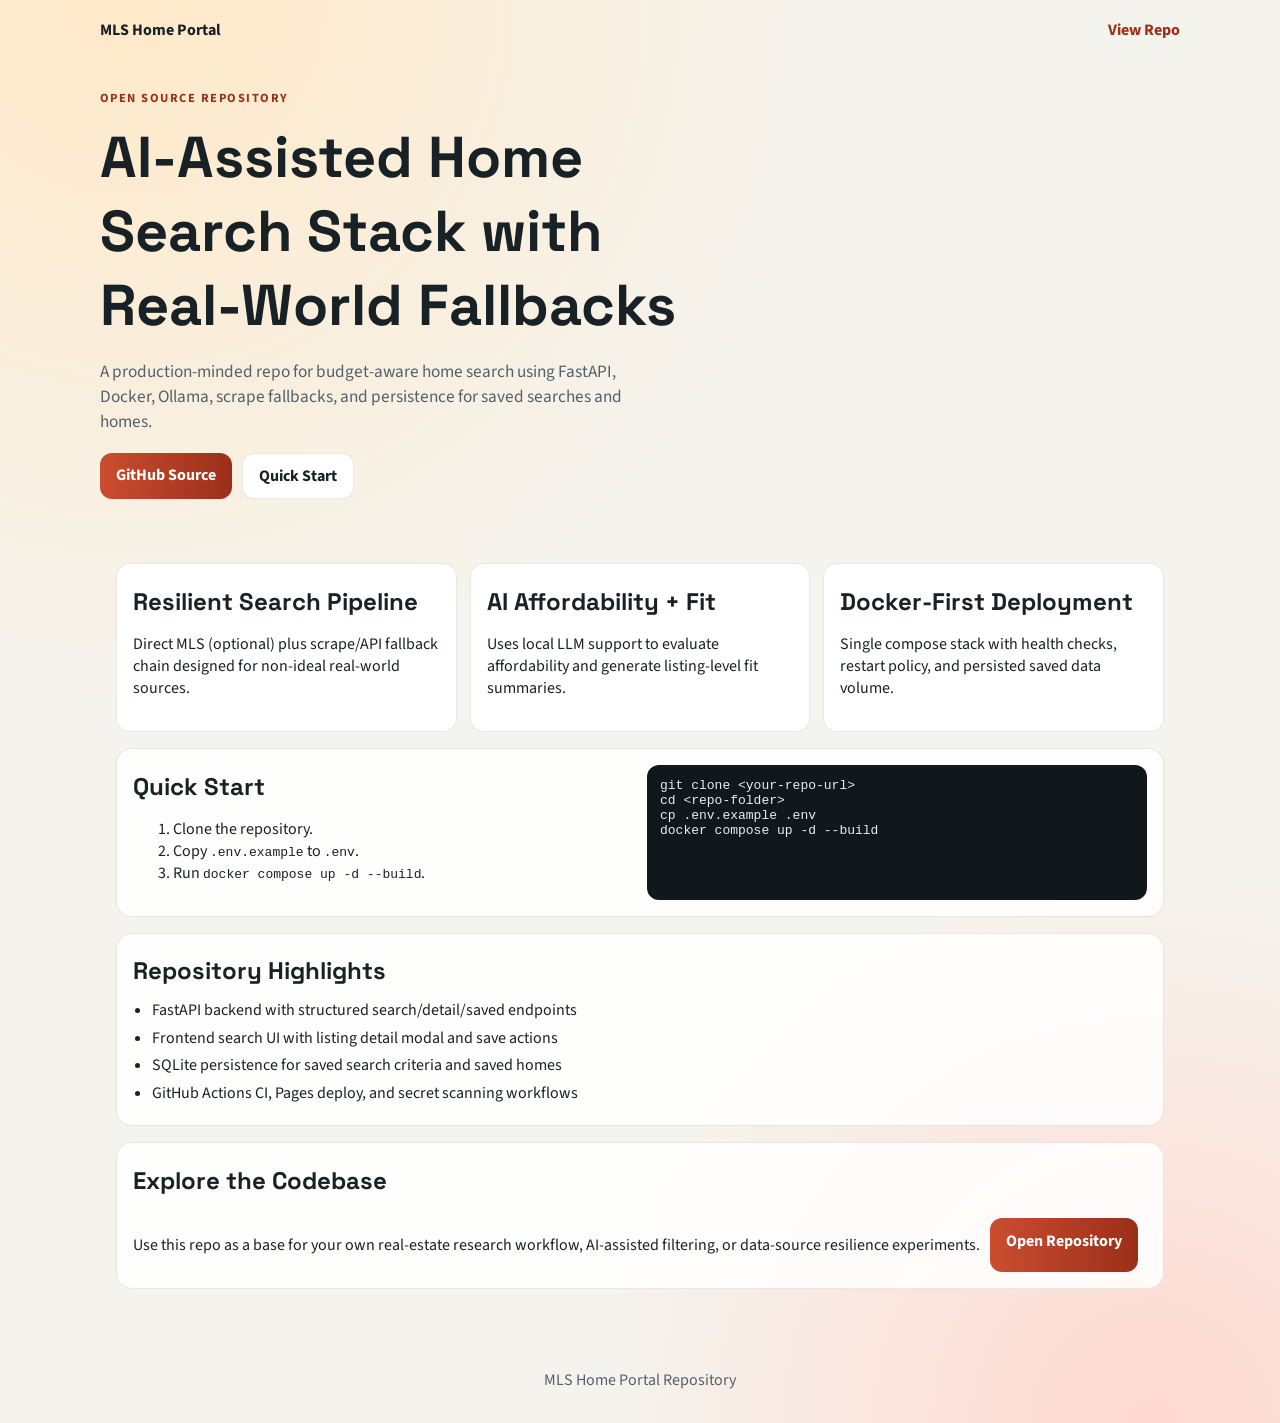
<file: pages/index.html>
<!doctype html>
<html lang="en">
<head>
  <!-- Google tag (gtag.js) -->
  <script async src="https://www.googletagmanager.com/gtag/js?id=G-VLL2DW211Q"></script>
  <script>
    window.dataLayer = window.dataLayer || [];
    function gtag(){dataLayer.push(arguments);}
    gtag('js', new Date());
    gtag('config', 'G-VLL2DW211Q');
  </script>
  <meta charset="UTF-8" />
  <meta name="viewport" content="width=device-width, initial-scale=1.0" />
  <meta name="description" content="MLS Home Portal repository: AI-assisted property search stack with FastAPI, Docker, and resilient data-source fallbacks." />
  <meta name="robots" content="index,follow,max-image-preview:large,max-snippet:-1,max-video-preview:-1" />
  <link rel="canonical" href="https://chartmann1590.github.io/mls-home-portal/" />
  <meta property="og:type" content="website" />
  <meta property="og:title" content="MLS Home Portal | Repository" />
  <meta property="og:description" content="AI-assisted home search stack with FastAPI, Docker, local LLM integration, and resilient listing-source fallbacks." />
  <meta property="og:url" content="https://chartmann1590.github.io/mls-home-portal/" />
  <meta property="og:site_name" content="MLS Home Portal" />
  <meta name="twitter:card" content="summary_large_image" />
  <meta name="twitter:title" content="MLS Home Portal | Repository" />
  <meta name="twitter:description" content="Open repository for AI-assisted home search with affordability analysis and fallback data sources." />
  <title>MLS Home Portal | Repository</title>
  <link rel="preconnect" href="https://fonts.googleapis.com">
  <link rel="preconnect" href="https://fonts.gstatic.com" crossorigin>
  <link href="https://fonts.googleapis.com/css2?family=Space+Grotesk:wght@400;600;700&family=Source+Sans+3:wght@400;600&display=swap" rel="stylesheet">
  <link rel="stylesheet" href="./styles.css" />
  <script type="application/ld+json">
    {
      "@context": "https://schema.org",
      "@type": "SoftwareSourceCode",
      "name": "MLS Home Portal",
      "codeRepository": "https://github.com/chartmann1590/mls-home-portal",
      "programmingLanguage": "Python",
      "license": "https://opensource.org/license/mit",
      "description": "AI-assisted MLS-style home search repository with Docker deployment and resilient listing-source fallbacks."
    }
  </script>
</head>
<body>
  <header class="hero">
    <nav class="nav">
      <strong>MLS Home Portal</strong>
      <a href="https://github.com/chartmann1590/mls-home-portal" target="_blank" rel="noopener noreferrer">View Repo</a>
    </nav>
    <div class="hero-content">
      <p class="eyebrow">Open Source Repository</p>
      <h1>AI-Assisted Home Search Stack with Real-World Fallbacks</h1>
      <p class="sub">A production-minded repo for budget-aware home search using FastAPI, Docker, Ollama, scrape fallbacks, and persistence for saved searches and homes.</p>
      <div class="hero-actions">
        <a class="btn btn-primary" href="https://github.com/chartmann1590/mls-home-portal" target="_blank" rel="noopener noreferrer">GitHub Source</a>
        <a class="btn btn-secondary" href="#quickstart">Quick Start</a>
      </div>
    </div>
  </header>

  <main>
    <section class="section cards">
      <article class="card">
        <h2>Resilient Search Pipeline</h2>
        <p>Direct MLS (optional) plus scrape/API fallback chain designed for non-ideal real-world sources.</p>
      </article>
      <article class="card">
        <h2>AI Affordability + Fit</h2>
        <p>Uses local LLM support to evaluate affordability and generate listing-level fit summaries.</p>
      </article>
      <article class="card">
        <h2>Docker-First Deployment</h2>
        <p>Single compose stack with health checks, restart policy, and persisted saved data volume.</p>
      </article>
    </section>

    <section class="section split" id="quickstart">
      <div>
        <h2>Quick Start</h2>
        <ol>
          <li>Clone the repository.</li>
          <li>Copy <code>.env.example</code> to <code>.env</code>.</li>
          <li>Run <code>docker compose up -d --build</code>.</li>
        </ol>
      </div>
      <pre><code>git clone &lt;your-repo-url&gt;
cd &lt;repo-folder&gt;
cp .env.example .env
docker compose up -d --build</code></pre>
    </section>

    <section class="section">
      <h2>Repository Highlights</h2>
      <ul class="feature-list">
        <li>FastAPI backend with structured search/detail/saved endpoints</li>
        <li>Frontend search UI with listing detail modal and save actions</li>
        <li>SQLite persistence for saved search criteria and saved homes</li>
        <li>GitHub Actions CI, Pages deploy, and secret scanning workflows</li>
      </ul>
    </section>

    <section class="section cta">
      <h2>Explore the Codebase</h2>
      <p>Use this repo as a base for your own real-estate research workflow, AI-assisted filtering, or data-source resilience experiments.</p>
      <a class="btn btn-primary" href="https://github.com/chartmann1590/mls-home-portal" target="_blank" rel="noopener noreferrer">Open Repository</a>
    </section>
  </main>

  <footer class="footer">
    <p>MLS Home Portal Repository</p>
  </footer>
</body>
</html>
</file>
<file: pages/styles.css>
:root {
  --bg: #f5f3ed;
  --ink: #182226;
  --muted: #52616b;
  --accent: #cb4d2f;
  --accent-dark: #9b2f19;
  --card: #ffffff;
  --line: rgba(24, 34, 38, 0.1);
}

* { box-sizing: border-box; }

body {
  margin: 0;
  font-family: "Source Sans 3", sans-serif;
  color: var(--ink);
  background:
    radial-gradient(circle at 10% 0%, #ffe9c8 0, transparent 38%),
    radial-gradient(circle at 90% 100%, #ffd9d1 0, transparent 30%),
    var(--bg);
}

.hero {
  padding: 1.2rem 1rem 3rem;
}

.nav {
  max-width: 1080px;
  margin: 0 auto;
  display: flex;
  justify-content: space-between;
  align-items: center;
}

.nav a {
  color: var(--accent-dark);
  text-decoration: none;
  font-weight: 700;
}

.hero-content {
  max-width: 1080px;
  margin: 3rem auto 0;
}

.eyebrow {
  text-transform: uppercase;
  letter-spacing: 0.12em;
  font-size: 0.78rem;
  color: var(--accent-dark);
  font-weight: 700;
}

h1, h2 {
  font-family: "Space Grotesk", sans-serif;
  margin: 0.35rem 0 0.8rem;
}

h1 {
  font-size: clamp(2rem, 5vw, 3.6rem);
  max-width: 17ch;
}

.sub {
  max-width: 60ch;
  color: var(--muted);
  font-size: 1.08rem;
}

.hero-actions,
.cta {
  margin-top: 1.2rem;
  display: flex;
  gap: 0.6rem;
  flex-wrap: wrap;
}

.btn {
  display: inline-block;
  text-decoration: none;
  border-radius: 12px;
  padding: 0.7rem 1rem;
  font-weight: 700;
}

.btn-primary {
  background: linear-gradient(90deg, var(--accent), var(--accent-dark));
  color: #fff;
}

.btn-secondary {
  background: #fff;
  color: var(--ink);
  border: 1px solid var(--line);
}

main {
  max-width: 1080px;
  margin: 0 auto;
  padding: 0 1rem 3rem;
}

.section {
  margin-top: 1rem;
  background: rgba(255, 255, 255, 0.85);
  border: 1px solid var(--line);
  border-radius: 16px;
  padding: 1rem;
}

.cards {
  display: grid;
  grid-template-columns: repeat(3, minmax(0, 1fr));
  gap: 0.8rem;
  background: none;
  border: 0;
  padding: 0;
}

.card {
  background: var(--card);
  border: 1px solid var(--line);
  border-radius: 14px;
  padding: 1rem;
}

.split {
  display: grid;
  grid-template-columns: 1fr 1fr;
  gap: 0.9rem;
}

pre {
  margin: 0;
  background: #11181c;
  color: #e6edf3;
  border-radius: 12px;
  padding: 0.8rem;
  overflow: auto;
}

.feature-list {
  margin: 0;
  padding-left: 1.2rem;
}

.feature-list li {
  margin: 0.35rem 0;
}

.footer {
  text-align: center;
  color: var(--muted);
  padding: 1rem;
}

@media (max-width: 900px) {
  .cards,
  .split {
    grid-template-columns: 1fr;
  }
}
</file>
